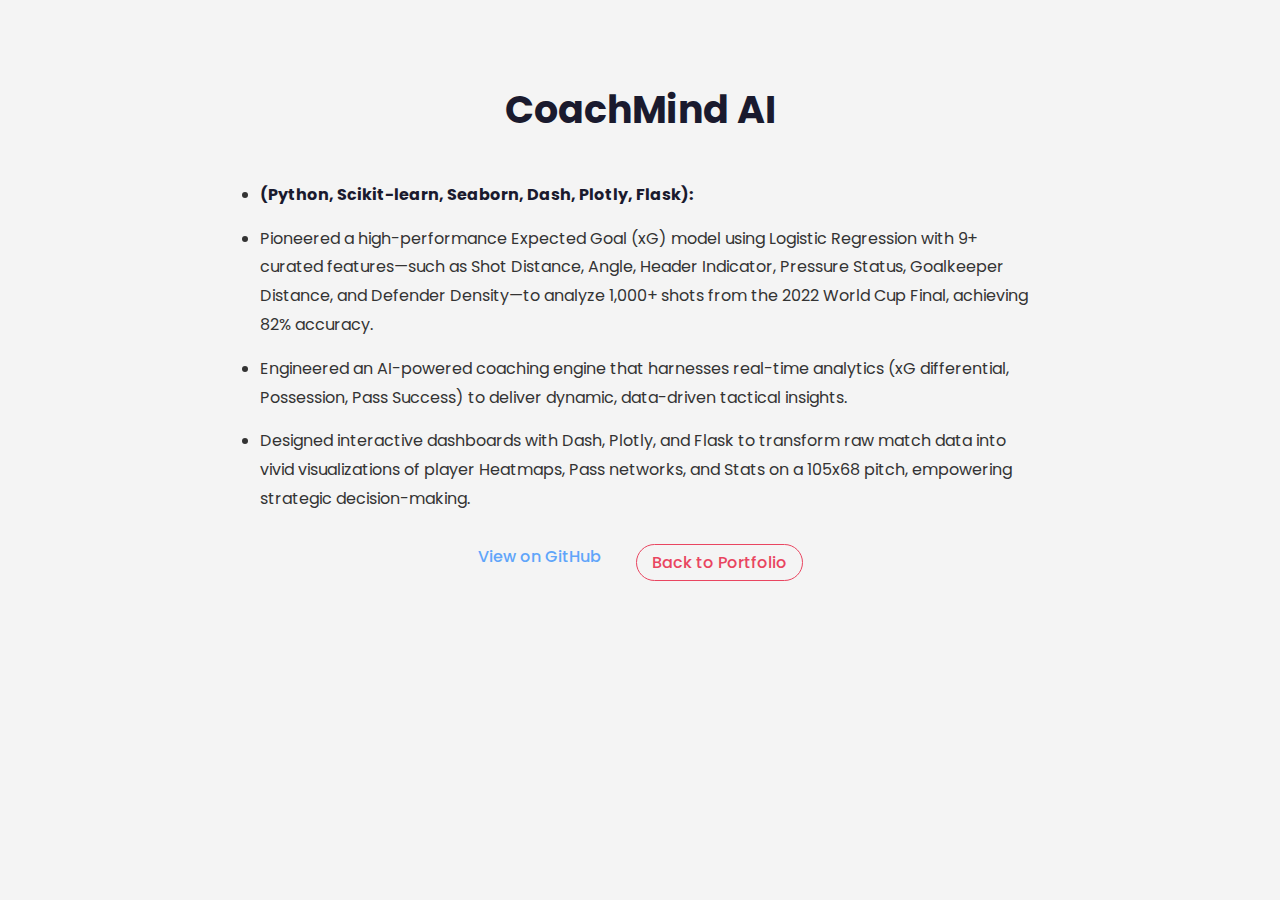
<file: coachmind-ai.html>
<!DOCTYPE html>
<html lang="en">
<head>
    <meta charset="UTF-8">
    <meta name="viewport" content="width=device-width, initial-scale=1.0">
    <title>CoachMind AI - Sangit Gaire</title>
    <link href="https://fonts.googleapis.com/css2?family=Poppins:wght@300;400;600&display=swap" rel="stylesheet">
    <link rel="stylesheet" href="style.css">
</head>
<body>
    <section class="section">
        <h2>CoachMind AI</h2>
        <div class="project-description">
            <ul>
                <li><strong>(Python, Scikit-learn, Seaborn, Dash, Plotly, Flask):</strong></li>
                <li>Pioneered a high-performance Expected Goal (xG) model using Logistic Regression with 9+ curated features—such as Shot Distance, Angle, Header Indicator, Pressure Status, Goalkeeper Distance, and Defender Density—to analyze 1,000+ shots from the 2022 World Cup Final, achieving 82% accuracy.</li>
                <li>Engineered an AI-powered coaching engine that harnesses real-time analytics (xG differential, Possession, Pass Success) to deliver dynamic, data-driven tactical insights.</li>
                <li>Designed interactive dashboards with Dash, Plotly, and Flask to transform raw match data into vivid visualizations of player Heatmaps, Pass networks, and Stats on a 105x68 pitch, empowering strategic decision-making.</li>
            </ul>
        </div>
        <div class="project-links">
            <a href="https://github.com/sKumal2/AI-Coach" target="_blank" class="project-link">View on GitHub</a>
            <a href="index.html#projects" class="view-link">Back to Portfolio</a>
        </div>
    </section>
</body>
</html>
</file>
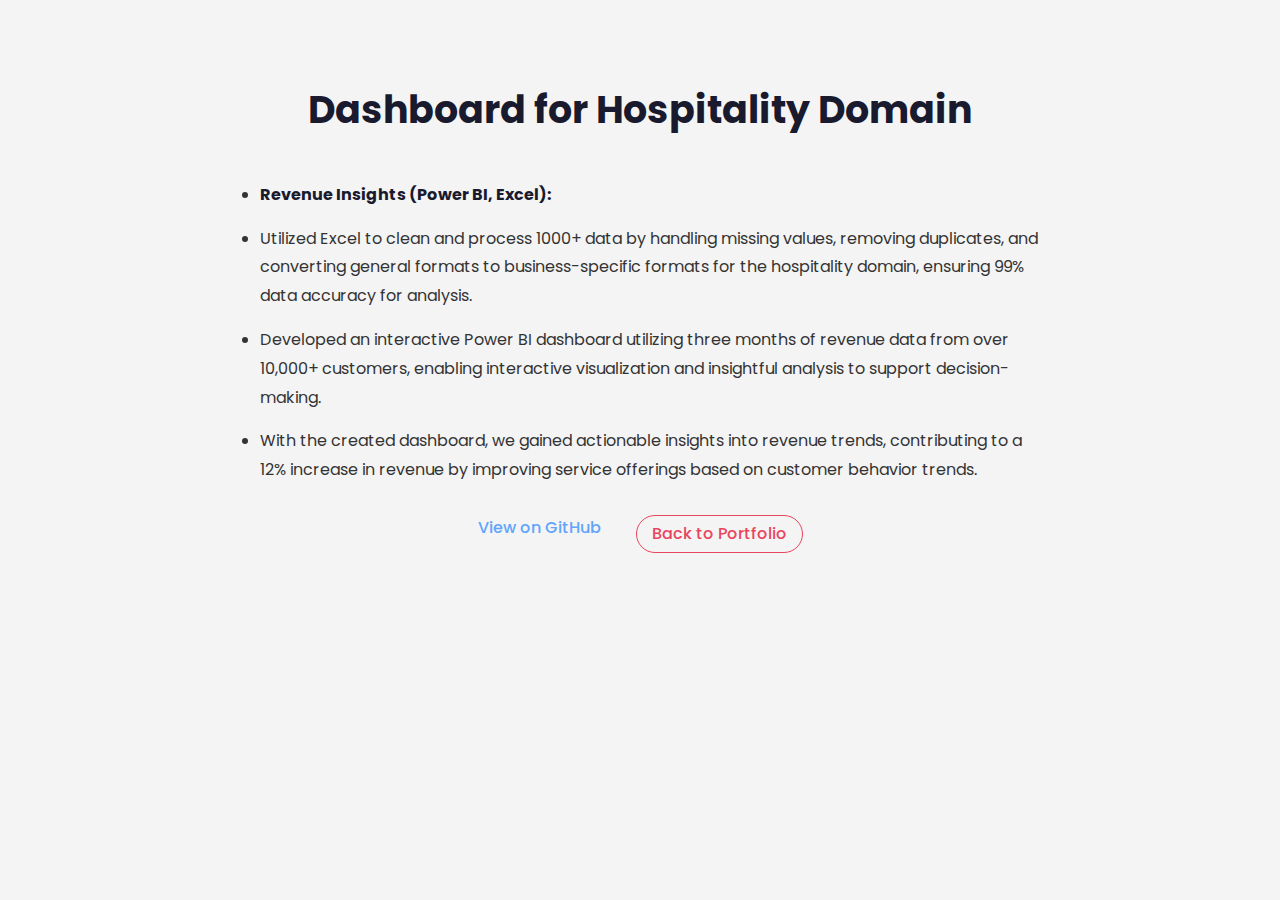
<file: dashboard-hospitality.html>
<!DOCTYPE html>
<html lang="en">
<head>
    <meta charset="UTF-8">
    <meta name="viewport" content="width=device-width, initial-scale=1.0">
    <title>Dashboard for Hospitality Domain - Sangit Gaire</title>
    <link href="https://fonts.googleapis.com/css2?family=Poppins:wght@300;400;600&display=swap" rel="stylesheet">
    <link rel="stylesheet" href="style.css">
</head>
<body>
    <section class="section">
        <h2>Dashboard for Hospitality Domain</h2>
        <div class="project-description">
            <ul>
                <li><strong>Revenue Insights (Power BI, Excel):</strong></li>
                <li>Utilized Excel to clean and process 1000+ data by handling missing values, removing duplicates, and converting general formats to business-specific formats for the hospitality domain, ensuring 99% data accuracy for analysis.</li>
                <li>Developed an interactive Power BI dashboard utilizing three months of revenue data from over 10,000+ customers, enabling interactive visualization and insightful analysis to support decision-making.</li>
                <li>With the created dashboard, we gained actionable insights into revenue trends, contributing to a 12% increase in revenue by improving service offerings based on customer behavior trends.</li>
            </ul>
        </div>
        <div class="project-links">
            <a href="https://github.com/sang773/Revenue-Insights-in-Hospitality-Domain" target="_blank" class="project-link">View on GitHub</a>
            <a href="index.html#projects" class="view-link">Back to Portfolio</a>
        </div>
    </section>
</body>
</html>
</file>
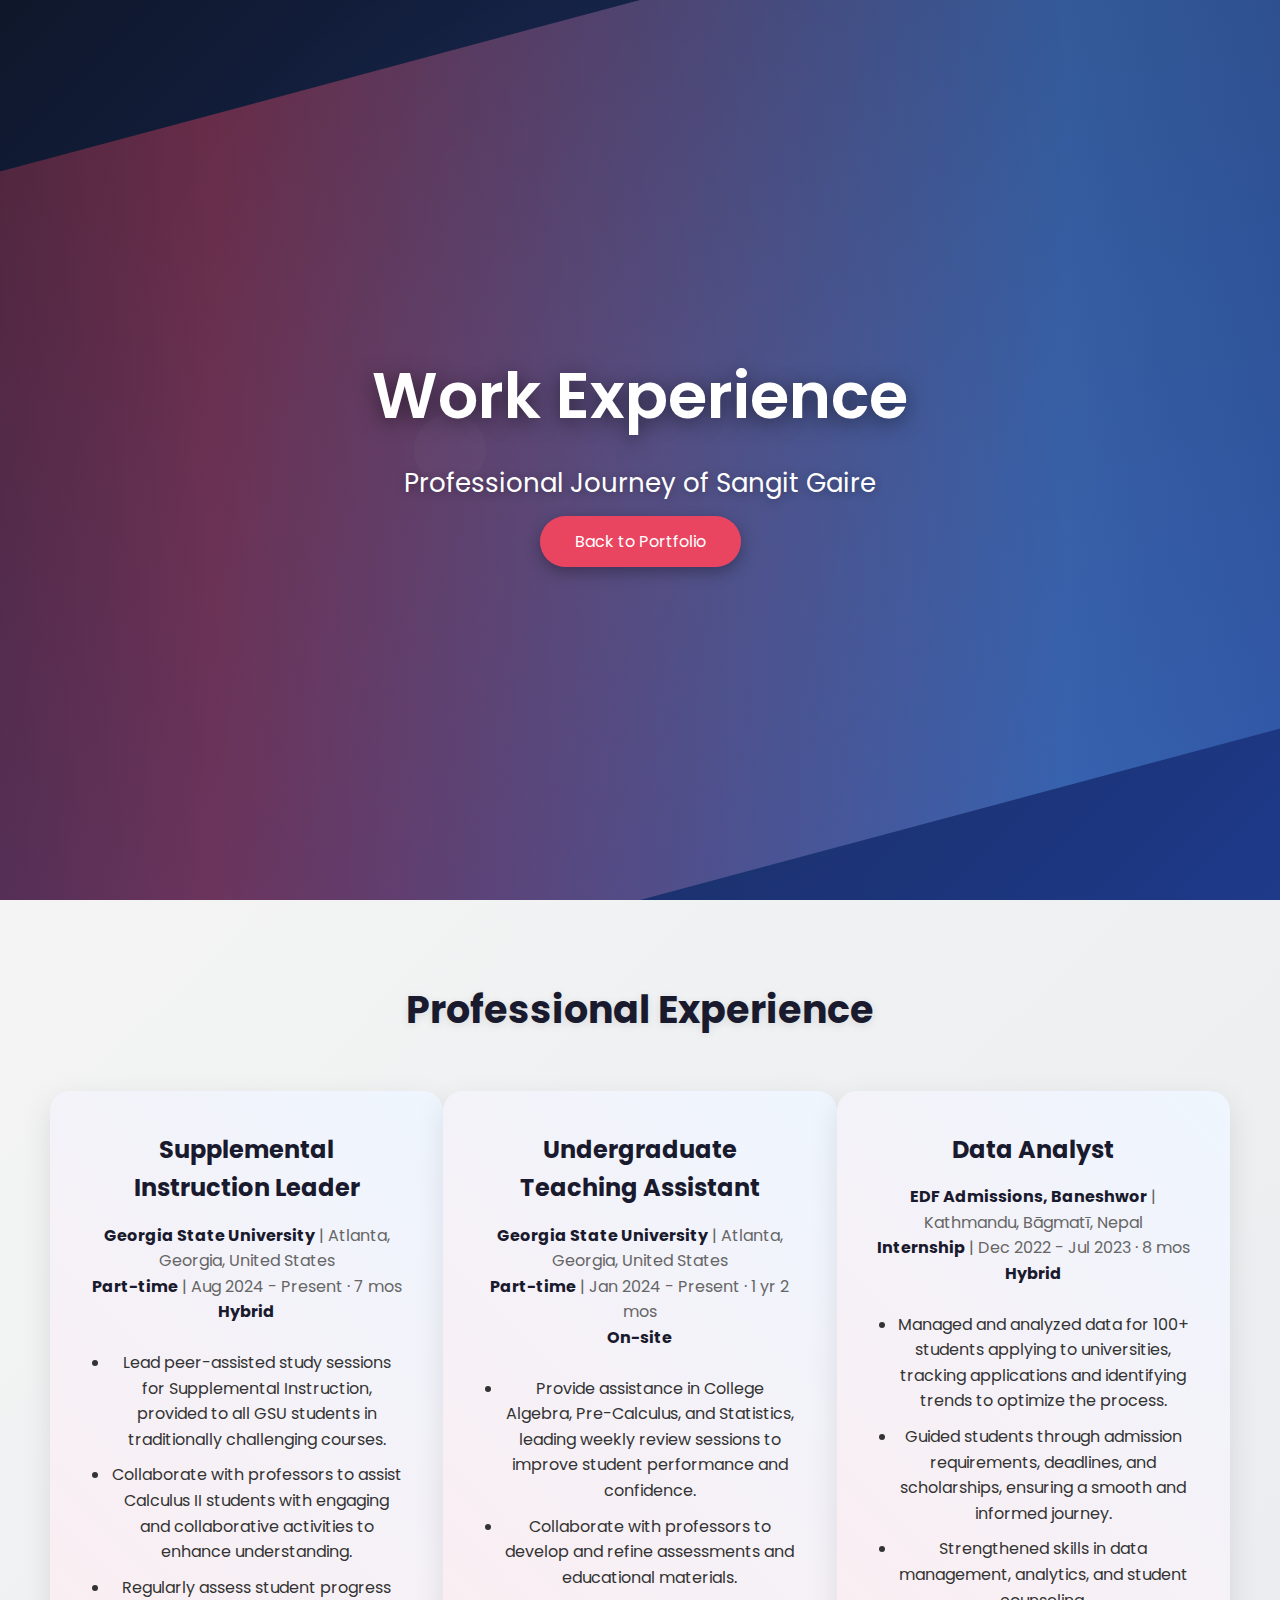
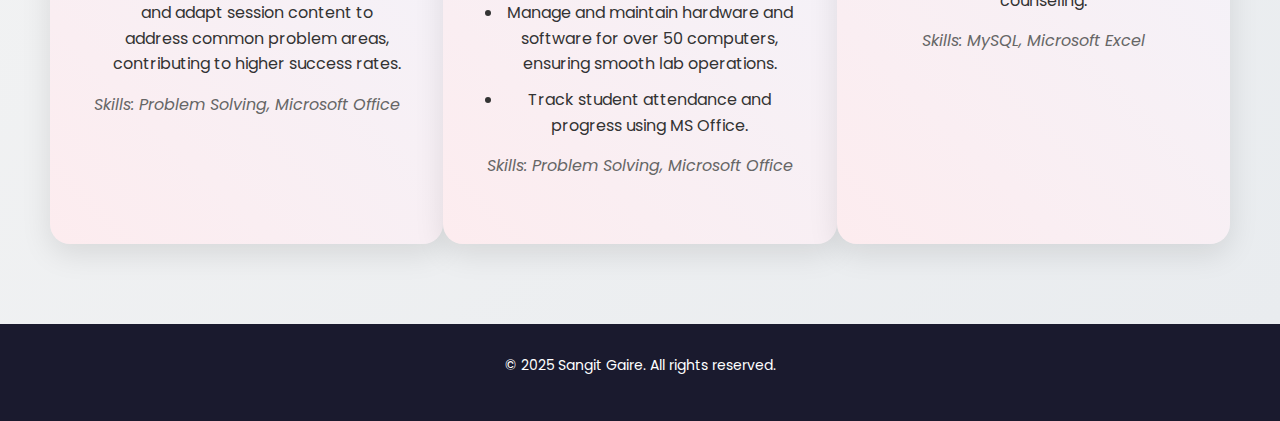
<file: experience.html>
<!DOCTYPE html>
<html lang="en">
<head>
    <meta charset="UTF-8">
    <meta name="viewport" content="width=device-width, initial-scale=1.0">
    <title>Experience - Sangit Gaire</title>
    <link href="https://fonts.googleapis.com/css2?family=Poppins:wght@300;400;600&display=swap" rel="stylesheet">
    <link rel="stylesheet" href="style.css">
</head>
<body>
    <header class="hero">
        <div class="hero-content">
            <h1>Work Experience</h1>
            <p class="subtitle">Professional Journey of Sangit Gaire</p>
            <a href="index.html#experience" class="cta-button">Back to Portfolio</a>
        </div>
        <div class="hero-bg">
            <div class="bg-layer bg-particles"></div>
            <div class="bg-layer bg-wave"></div>
            <div class="bg-layer bg-overlay"></div>
        </div>
    </header>

    <section class="section experience-section">
        <h2>Professional Experience</h2>
        <div class="experience-card-container">
            <!-- Georgia State University - Supplemental Instruction Leader -->
            <div class="experience-card">
                <div class="experience-overlay"></div>
                <h3>Supplemental Instruction Leader</h3>
                <p class="experience-details">
                    <strong>Georgia State University</strong> | Atlanta, Georgia, United States<br>
                    <strong>Part-time</strong> | Aug 2024 - Present · 7 mos<br>
                    <strong>Hybrid</strong>
                </p>
                <ul class="experience-points">
                    <li>Lead peer-assisted study sessions for Supplemental Instruction, provided to all GSU students in traditionally challenging courses.</li>
                    <li>Collaborate with professors to assist Calculus II students with engaging and collaborative activities to enhance understanding.</li>
                    <li>Regularly assess student progress and adapt session content to address common problem areas, contributing to higher success rates.</li>
                </ul>
                <p class="experience-skills">Skills: Problem Solving, Microsoft Office</p>
            </div>

            <!-- Georgia State University - Undergraduate Teaching Assistant -->
            <div class="experience-card">
                <div class="experience-overlay"></div>
                <h3>Undergraduate Teaching Assistant</h3>
                <p class="experience-details">
                    <strong>Georgia State University</strong> | Atlanta, Georgia, United States<br>
                    <strong>Part-time</strong> | Jan 2024 - Present · 1 yr 2 mos<br>
                    <strong>On-site</strong>
                </p>
                <ul class="experience-points">
                    <li>Provide assistance in College Algebra, Pre-Calculus, and Statistics, leading weekly review sessions to improve student performance and confidence.</li>
                    <li>Collaborate with professors to develop and refine assessments and educational materials.</li>
                    <li>Manage and maintain hardware and software for over 50 computers, ensuring smooth lab operations.</li>
                    <li>Track student attendance and progress using MS Office.</li>
                </ul>
                <p class="experience-skills">Skills: Problem Solving, Microsoft Office</p>
            </div>

            <!-- EDF Admissions, Baneshwor - Data Analyst -->
            <div class="experience-card">
                <div class="experience-overlay"></div>
                <h3>Data Analyst</h3>
                <p class="experience-details">
                    <strong>EDF Admissions, Baneshwor</strong> | Kathmandu, Bāgmatī, Nepal<br>
                    <strong>Internship</strong> | Dec 2022 - Jul 2023 · 8 mos<br>
                    <strong>Hybrid</strong>
                </p>
                <ul class="experience-points">
                    <li>Managed and analyzed data for 100+ students applying to universities, tracking applications and identifying trends to optimize the process.</li>
                    <li>Guided students through admission requirements, deadlines, and scholarships, ensuring a smooth and informed journey.</li>
                    <li>Strengthened skills in data management, analytics, and student counseling.</li>
                </ul>
                <p class="experience-skills">Skills: MySQL, Microsoft Excel</p>
            </div>
        </div>
    </section>

    <footer>
        <p>© 2025 Sangit Gaire. All rights reserved.</p>
        <div class="social-links">
            <a href="https://www.linkedin.com/in/sangitgaire/" target="_blank" title="LinkedIn">
                <i class="fab fa-linkedin-in"></i>
            </a>
            <a href="https://github.com/sang773" target="_blank" title="GitHub">
                <i class="fab fa-github"></i>
            </a>
        </div>
    </footer>

    <script src="script.js"></script>
</body>
</html>
</file>
<file: style.css>
* {
    margin: 0;
    padding: 0;
    box-sizing: border-box;
    font-family: 'Poppins', sans-serif;
}

body {
    line-height: 1.6;
    color: #333;
    background: #f4f4f4;
}

/* Navbar */
.navbar {
    display: flex;
    justify-content: space-between;
    align-items: center;
    padding: 20px 50px;
    position: fixed;
    width: 100%;
    top: 0;
    background: rgba(255, 255, 255, 0.95);
    z-index: 1000;
    box-shadow: 0 2px 10px rgba(0, 0, 0, 0.1);
}

.logo {
    font-size: 26px;
    font-weight: 600;
    color: #1a1a2e;
}

.nav-links {
    list-style: none;
    display: flex;
}

.nav-links li {
    margin-left: 30px;
}

.nav-links a {
    text-decoration: none;
    color: #1a1a2e;
    font-weight: 400;
    transition: color 0.3s;
}

.nav-links a:hover {
    color: #e94560;
}

.menu-toggle {
    display: none;
    font-size: 24px;
    cursor: pointer;
}

/* Hero Section - Unique Background */
.hero {
    height: 100vh;
    position: relative;
    display: flex;
    align-items: center;
    justify-content: center;
    text-align: center;
    color: white;
    overflow: hidden;
}

.hero-bg {
    position: absolute;
    top: 0;
    left: 0;
    width: 100%;
    height: 100%;
    background: linear-gradient(135deg, #0f172a, #1e3a8a);
    z-index: -1;
}

.bg-particles {
    position: absolute;
    top: 0;
    left: 0;
    width: 100%;
    height: 100%;
    background: radial-gradient(circle at center, rgba(255, 255, 255, 0.15) 0%, transparent 70%);
    opacity: 0.3;
    animation: pulse 15s ease-in-out infinite;
}

@keyframes pulse {
    0%, 100% { transform: scale(1); opacity: 0.3; }
    50% { transform: scale(1.05); opacity: 0.5; }
}

.bg-wave {
    position: absolute;
    top: 0;
    left: -50%;
    width: 200%;
    height: 100%;
    background: linear-gradient(to right, transparent, #e94560, #60a5fa, transparent);
    opacity: 0.4;
    animation: waveFlowUnique 12s linear infinite;
    transform: skewY(-15deg);
}

@keyframes waveFlowUnique {
    0% { transform: translateX(-25%) skewY(-15deg); }
    100% { transform: translateX(25%) skewY(-15deg); }
}

.bg-overlay {
    position: absolute;
    top: 0;
    left: 0;
    width: 100%;
    height: 100%;
    background: url('data:image/svg+xml,%3Csvg xmlns="http://www.w3.org/2000/svg" viewBox="0 0 50 50"%3E%3Ccircle cx="25" cy="25" r="2" fill="rgba(255,255,255,0.1)" /%3E%3C/svg%3E') repeat;
    opacity: 0.2;
}

.hero-content h1 {
    font-size: 64px;
    font-weight: 600;
    margin-bottom: 15px;
    text-shadow: 0 4px 20px rgba(0, 0, 0, 0.5);
}

.subtitle {
    font-size: 26px;
    margin-bottom: 25px;
    text-shadow: 0 2px 10px rgba(0, 0, 0, 0.3);
}

.cta-button {
    padding: 14px 35px;
    background: #e94560;
    color: white;
    text-decoration: none;
    border-radius: 30px;
    transition: transform 0.3s, box-shadow 0.3s;
    box-shadow: 0 5px 15px rgba(0, 0, 0, 0.3);
}

.cta-button:hover {
    transform: translateY(-3px);
    box-shadow: 0 8px 25px rgba(233, 69, 96, 0.5);
}

/* General Section Styling */
.section {
    padding: 80px 50px;
    text-align: center;
}

.section h2 {
    font-size: 38px;
    margin-bottom: 40px;
    color: #1a1a2e;
}

/* About Section */
.about-container {
    display: flex;
    justify-content: space-between;
    align-items: center;
    max-width: 1200px;
    margin: 0 auto;
    gap: 50px;
}

.about-text {
    flex: 1;
    text-align: left;
}

.about-image img {
    width: 400px;
    border-radius: 15px;
    box-shadow: 0 5px 20px rgba(0, 0, 0, 0.15);
}

/* Skills Section */
.skills-grid {
    display: grid;
    grid-template-columns: repeat(auto-fit, minmax(250px, 1fr));
    gap: 30px;
    max-width: 1200px;
    margin: 0 auto;
}

.skill-card {
    background: white;
    padding: 25px;
    border-radius: 15px;
    box-shadow: 0 5px 15px rgba(0, 0, 0, 0.1);
    transition: transform 0.3s, box-shadow 0.3s;
}

.skill-card:hover {
    transform: translateY(-10px);
    box-shadow: 0 10px 25px rgba(0, 0, 0, 0.2);
}

.skill-card i {
    font-size: 40px;
    color: #e94560;
    margin-bottom: 15px;
}

/* Projects Section - Visible Details */
/* ... (previous CSS remains unchanged) ... */

/* Projects Section - Visible Details */
.projects-grid {
    display: grid;
    grid-template-columns: repeat(auto-fit, minmax(300px, 1fr));
    gap: 30px;
    max-width: 1200px;
    margin: 0 auto;
}

.project-card {
    background: white;
    border-radius: 15px;
    box-shadow: 0 5px 15px rgba(0, 0, 0, 0.1);
    overflow: hidden;
}

.project-card img {
    width: 100%;
    height: auto;
}

.project-details {
    padding: 20px;
    text-align: left;
}

.project-details h3 {
    font-size: 22px;
    color: #1a1a2e;
    margin-bottom: 10px;
}

.project-details p {
    font-size: 16px;
    color: #666;
    margin-bottom: 15px;
}

.project-link {
    color: #60a5fa;
    text-decoration: none;
    font-weight: 500;
    margin-right: 15px; /* Add spacing between links */
}

.project-link:hover {
    text-decoration: underline;
}

.view-link {
    color: #e94560;
    text-decoration: none;
    font-weight: 500;
    padding: 5px 15px;
    border: 1px solid #e94560;
    border-radius: 20px;
    transition: background 0.3s, color 0.3s;
}

.view-link:hover {
    background: #e94560;
    color: white;
    text-decoration: none;
}

/* ... (previous CSS remains unchanged) ... */

/* Project Description Page Styling */
.project-description {
    max-width: 800px;
    margin: 0 auto 30px;
    text-align: left;
    line-height: 1.8;
    color: #333;
}

.project-description ul {
    list-style-type: disc;
    padding-left: 20px;
}

.project-description li {
    margin-bottom: 15px;
    font-size: 16px;
}

.project-description strong {
    color: #1a1a2e;
}

.project-links {
    display: flex;
    justify-content: center;
    gap: 20px;
    margin-top: 20px;
}
/* ... (previous CSS remains unchanged) ... */



/* Experience Section Styling */
.experience-section {
    background: linear-gradient(135deg, #f4f4f4, #e9ecef);
    padding: 80px 50px;
    position: relative;
    overflow: hidden;
}

.experience-section h2 {
    font-size: 38px;
    color: #1a1a2e;
    text-align: center;
    margin-bottom: 50px;
    text-shadow: 0 2px 10px rgba(0, 0, 0, 0.1);
}

.experience-card-container {
    max-width: 1200px;
    margin: 0 auto;
    display: flex;
    justify-content: center;
}

.experience-card {
    position: relative;
    background: white;
    padding: 40px;
    border-radius: 20px;
    box-shadow: 0 10px 30px rgba(0, 0, 0, 0.1);
    width: 400px;
    text-align: center;
    transition: transform 0.3s ease, box-shadow 0.3s ease;
    overflow: hidden;
}

.experience-card:hover {
    transform: translateY(-10px);
    box-shadow: 0 15px 40px rgba(0, 0, 0, 0.2);
}

.experience-overlay {
    position: absolute;
    top: 0;
    left: 0;
    width: 100%;
    height: 100%;
    background: linear-gradient(45deg, rgba(233, 69, 96, 0.1), rgba(96, 165, 250, 0.1));
    z-index: 0;
    animation: overlayPulse 8s infinite;
}

@keyframes overlayPulse {
    0% { opacity: 0.3; }
    50% { opacity: 0.6; }
    100% { opacity: 0.3; }
}

.experience-card h3 {
    font-size: 24px;
    color: #1a1a2e;
    margin-bottom: 15px;
    position: relative;
    z-index: 1;
}
experience-details {
    font-size: 16px;
    color: #666;
    margin-bottom: 15px;
    position: relative;
    z-index: 1;
}

.experience-details strong {
    color: #1a1a2e;
}

.experience-points {
    list-style-type: disc;
    padding-left: 20px;
    margin-bottom: 15px;
    position: relative;
    z-index: 1;
}

.experience-points li {
    font-size: 16px;
    color: #333;
    margin-bottom: 10px;
}

.experience-skills {
    font-size: 14px;
    color: #666;
    font-style: italic;
    position: relative;
    z-index: 1;
}

/* ... (rest of the CSS remains unchanged) ... */

.experience-card p {
    font-size: 16px;
    color: #666;
    margin-bottom: 25px;
    position: relative;
    z-index: 1;
}

.experience-button {
    position: relative;
    z-index: 1;
    padding: 12px 30px;
    background: #e94560;
    color: white;
    text-decoration: none;
    border-radius: 25px;
    transition: transform 0.3s, background 0.3s;
}

.experience-button:hover {
    transform: scale(1.05);
    background: #c0392b;
}

/* ... (rest of the CSS remains unchanged) ... */
/* Contact Section */
.contact-container {
    display: flex;
    justify-content: space-between;
    max-width: 1200px;
    margin: 0 auto;
    gap: 50px;
}

.contact-form {
    flex: 1;
    display: flex;
    flex-direction: column;
    gap: 15px;
}

.contact-form input, .contact-form textarea {
    padding: 15px;
    border: 1px solid #ddd;
    border-radius: 5px;
    font-size: 16px;
}

.contact-form textarea {
    resize: vertical;
    min-height: 150px;
}

.contact-info {
    flex: 1;
    text-align: left;
}

.contact-info i {
    margin-right: 10px;
    color: #e94560;
}

/* Footer with Social Links */
footer {
    padding: 30px;
    text-align: center;
    background: #1a1a2e;
    color: white;
}

footer p {
    margin-bottom: 15px;
    font-size: 14px;
}

.social-links {
    display: flex;
    justify-content: center;
    gap: 20px;
}

.social-links a {
    font-size: 28px;
    color: #fff;
    transition: color 0.3s, transform 0.3s;
}

.social-links a:hover {
    color: #e94560;
    transform: scale(1.2);
}

/* Responsive Design */
@media (max-width: 768px) {
    .navbar {
        padding: 20px;
    }

    .nav-links {
        display: none;
        flex-direction: column;
        position: absolute;
        top: 60px;
        left: 0;
        width: 100%;
        background: white;
    }

    .nav-links.active {
        display: flex;
    }

    .nav-links li {
        margin: 10px 0;
    }

    .menu-toggle {
        display: block;
    }

    .hero-content h1 {
        font-size: 40px;
    }

    .subtitle {
        font-size: 18px;
    }

    .about-container, .contact-container {
        flex-direction: column;
    }

    .about-image img {
        width: 100%;
    }
}
</file>
